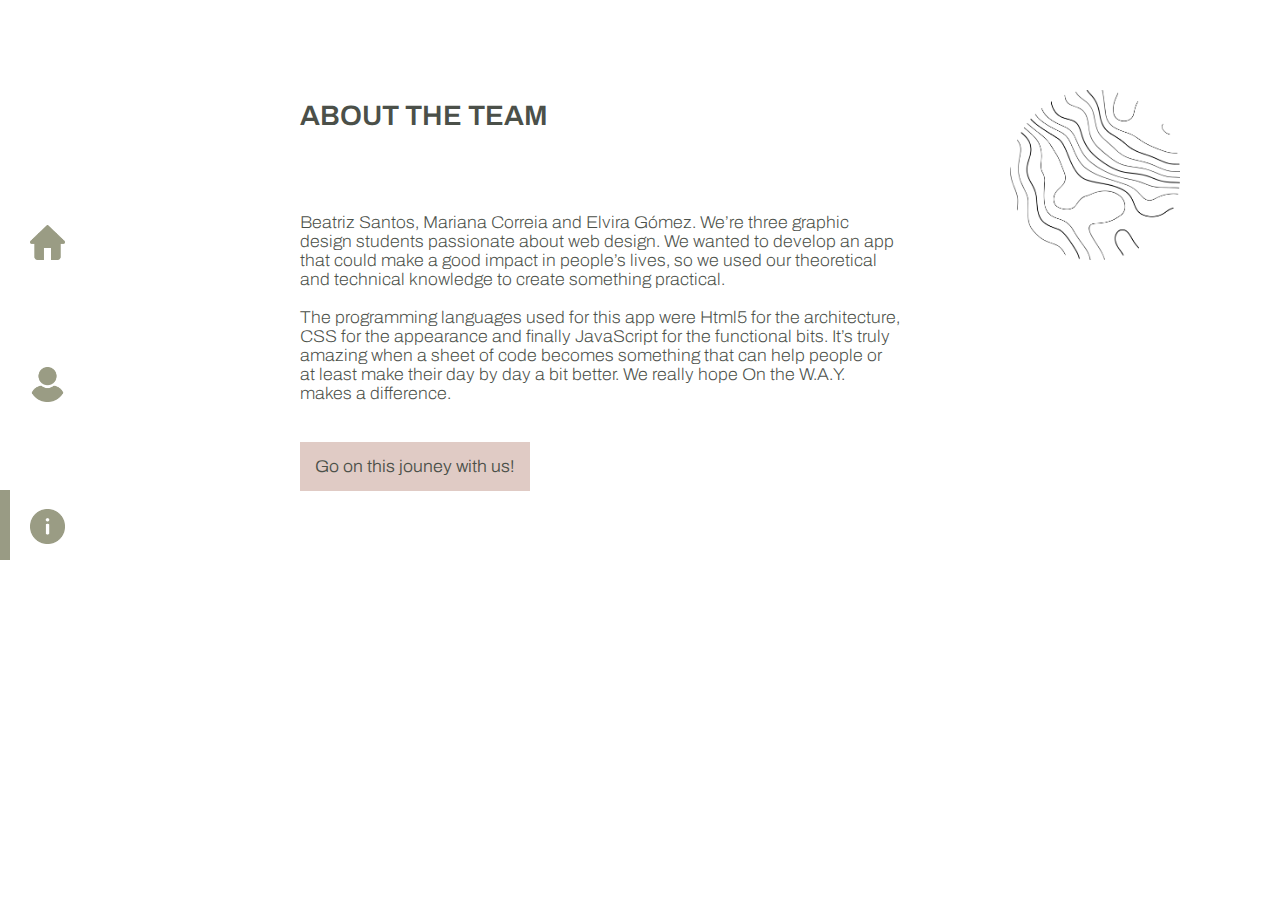
<file: about.html>
<!doctype html>
<html>

	<head>
		<meta charset="UTF-8">
		<meta http-equiv="X-UA-Compatible" content="IE=edge">
		<meta name="viewport" content="width=device-width, initial-scale=1.0">
		<title>About Us</title>
		<meta name="author" content=">Beatriz Santos, Mariana Correia e Elvira Gómez">
		<link rel="stylesheet" href="style2.css">
	</head>


<body>
	<!-- Barra de navegação para computador e tablet - lateral -->
	<aside>
		<nav id="sideBar">
			<ul>
				<li><a href="home.html"><img src="home.png" height="35" weight="35" alt="home"></a></li>
				<li><a href="perfil.html"><img src="user.png" height="35" weight="35" alt="user"></a></li>
				<li><a href="about.html"><img src="info.png" height="35" weight="35" alt="info"></a></li>
			</ul>
			<!-- Barra sublinhadora que mostra em que página o utilizador está -->
			<div class="selector_about"></div>
		</nav>
	</aside>

	<!-- Logo no canto superior direito -->
	<div class="logo">
		<img src="logos.png" width="200" height="200" alt="logo">
	</div>

	<main>
		<!-- Para não afetar o p5.js criamos um div para servir de "main" -->
		<div id="main">
			<!-- H1 - identificador de página -->
			<h1>ABOUT THE TEAM</h1>
			<br><br><br><br><br>
			<!-- Texto sobre o projeto -->
			<p id="sob">Beatriz Santos, Mariana Correia and Elvira Gómez. We’re three graphic design students passionate
				about web design. We wanted to develop an app that could make a good impact in people’s lives, so we
				used our theoretical and technical knowledge to create something practical.
				<br><br>
				The programming languages used for this app were Html5 for the architecture, CSS for the appearance and
				finally JavaScript for the functional bits. It’s truly amazing when a sheet of code becomes something
				that can help people or at least make their day by day a bit better. We really hope On the W.A.Y. makes
				a difference.
			</p>
			<br><br>
			<!-- botão que leva ao home -->
			<button onclick='window.location.href="home.html"'>Go on this jouney with us!</button>
		</div>
	</main>

	<!-- barra de navegação no telemóvel/dispositivos pequenos -->
	<nav id="mobilenav">
		<ul>
			<li><a href="home.html"><img class="icons" src="../home.png" alt="home"></a></li>
			<li><a href="perfil.html"><img class="icons" src="../user.png" alt="user"></a></li>
			<li><a href="about.html"><img class="icons" src="../info.png" alt="info"></a></li>
		</ul>
		<!-- Barra sublinhadora que mostra em que página o utilizador está -->
		<div id="bar_home">
			<div class="blank"></div>
			<div class="blank"></div>
			<div id="color"></div>
		</div>
	</nav>
	<!-- script -->
</body>

</html>
</file>
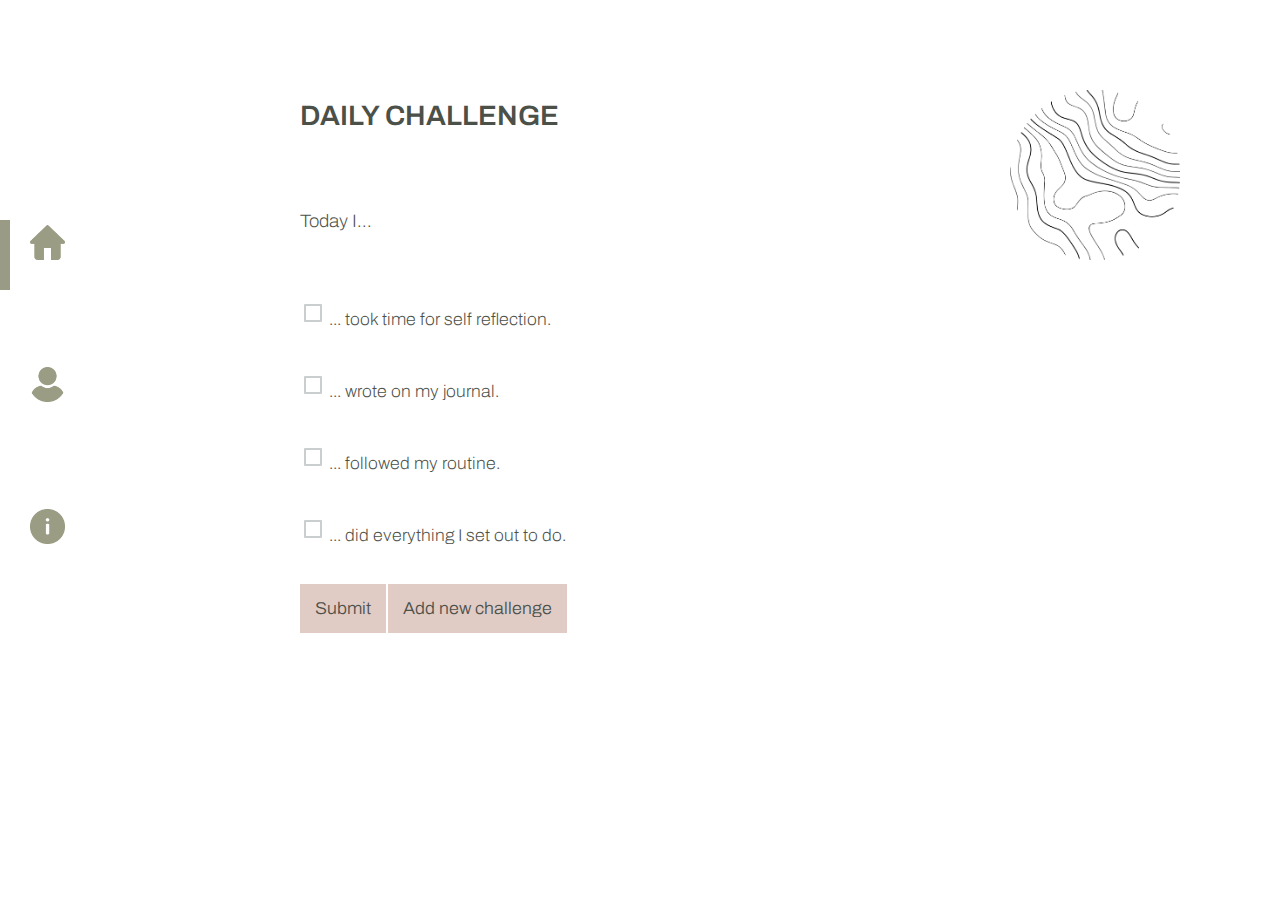
<file: challenges.html>
<!DOCTYPE html>
<html lang="en">

	<head>
		<meta charset="UTF-8">
		<meta http-equiv="X-UA-Compatible" content="IE=edge">
		<meta name="viewport" content="width=device-width, initial-scale=1.0">
		<title>Daily Challenge</title>
		<meta name="author" content=">Beatriz Santos, Mariana Correia e Elvira Gómez">
		<link rel="stylesheet" href="style2.css">
	</head>

<body>
	<!-- Barra de navegação para computador e tablet - lateral -->
	<aside>
		<nav id="sideBar">
			<ul>
				<li><a href="home.html"><img src="home.png" height="35" weight="35" alt="home"></a></li>
				<li><a href="perfil.html"><img src="user.png" height="35" weight="35" alt="user"></a></li>
				<li><a href="about.html"><img src="info.png" height="35" weight="35" alt="info"></a></li>
			</ul>
			<!-- Barra sublinhadora que mostra em que página o utilizador está -->
			<div class="selector_home"></div>
		</nav>
	</aside>

	<!-- Logo no canto superior direito -->
	<div class="logo">
		<img src="logos.png" width="200" height="200" alt="logo">
	</div>

	<main>
		<!-- Para não afetar o p5.js criamos um div para servir de "main" -->
		<div id="main">
			<!-- H1 - identificador de página -->
			<h1>DAILY CHALLENGE</h1>
			<br><br><br><br><br>
			<!-- Introdução aos challenges -->
			<h2 id="id">Today I...</h2>

			<!-- "Avisos" que aparcem ao submeter -->
			<!-- Não cumpriu os challenges -->
			<p id="tryagain">... wasn´t able to complete all of my daily challenges... I'll try again tomorrow!</p>
			<!-- Cumpriu os challenges -->
			<p id="cong">... completed all of my daily goals! As a reward a badge has been added to the profile!</p>
			<br>

			<!-- Lista de checkboxes para os challenges -->
			<div id="chall">
				<p><input type="checkbox" id="dc" name="dc" value="Daily challenge 1"> ... took time for self
					reflection.</p>
				<p><input type="checkbox" id="dc" name="dc" value="Daily challenge 2"> ... wrote on my journal.</p>
				<p><input type="checkbox" id="dc" name="dc" value="Daily challenge 3"> ... followed my routine.</p>
				<p><input type="checkbox" id="dc" name="dc" value="Daily challenge 3"> ... did everything I set out to
					do.</p>
			</div>

			<!-- badge para o "aviso" -->
			<div id="bgs"><img src="cd1.png" width="50" height="50" class="ball" alt="award"></div>
			<br><br>

			<!-- Para adicionar um novo challenge -->
			<div id="news">
				<p>What do you want your new challenge to be?</p>
				<input id="new" type="text">
				<!-- botão para adiconar ou voltar atrás -->
				<button id="add">Add</button>
				<button id="no">Go back</button>
			</div>

			<!-- Botões para fazer submit, mudar o challenge goal e adicionar um novo challenge -->
			<button id="submit">Submit</button>
			<button id="goal">Change my daily goal input</button>
			<button id="newS">Add new challenge</button>
		</div>
	</main>

	<!-- barra de navegação no telemóvel/dispositivos pequenos -->
	<nav id="mobilenav">
		<ul>
			<li><a href="home.html"><img class="icons" src="../home.png" alt="home"></a></li>
			<li><a href="perfil.html"><img class="icons" src="../user.png" alt="user"></a></li>
			<li><a href="about.html"><img class="icons" src="../info.png" alt="info"></a></li>
		</ul>
		<!-- Barra sublinhadora que mostra em que página o utilizador está -->
		<div id="bar_home">
			<div id="color"></div>
			<div class="blank"></div>
			<div class="blank"></div>
		</div>
	</nav>

	<!-- script -->
	<script src="https://ajax.googleapis.com/ajax/libs/jquery/3.4.1/jquery.min.js"></script>
	<script src="json.js"></script>
	<script src="script.js"></script>
</body>

</html>
</file>
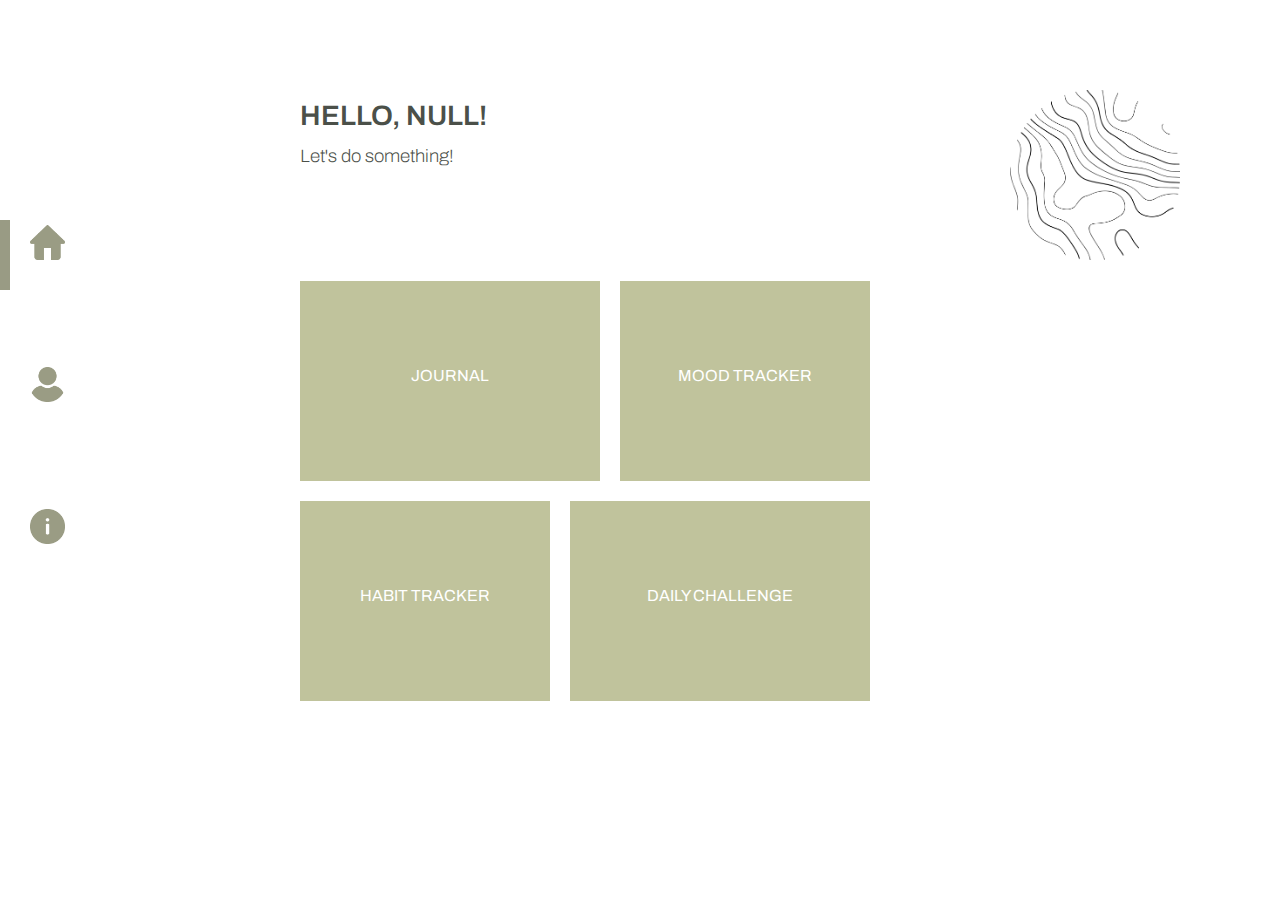
<file: home.html>
<!DOCTYPE html>
<html lang="en">

	<head>
		<meta charset="UTF-8">
		<meta http-equiv="X-UA-Compatible" content="IE=edge">
		<meta name="viewport" content="width=device-width, initial-scale=1.0">
		<title>Home</title>
		<meta name="author" content=">Beatriz Santos, Mariana Correia e Elvira Gómez">
		<link rel="stylesheet" href="style2.css">
	</head>

<body>
	<!-- Barra de navegação para computador e tablet - lateral -->
	<aside>
		<nav id="sideBar">
			<ul>
				<li><a href="home.html"><img src="home.png" height="35" weight="35" alt="home"></a></li>
				<li><a href="perfil.html"><img src="user.png" height="35" weight="35" alt="user"></a></li>
				<li><a href="about.html"><img src="info.png" height="35" weight="35" alt="info"></a></li>
			</ul>
			<!-- Barra sublinhadora que mostra em que página o utilizador está -->
			<div class="selector_home"></div>
		</nav>
	</aside>

	<!-- Logo no canto superior direito -->
	<div class="logo">
		<img src="logos.png" alt="logo">
	</div>

	<main>
		<!-- Para não afetar o p5.js criamos um div para servir de "main" -->
		<div id="main">

			<!-- H1 - identificador de página -->
			<h1 id="id">Hello!</h1>
			<h2>Let's do something!</h2>
		</div>

		<!-- opções no home para que página ir -->
		<div id="options">
			<div class="prompts"><a href="journal.html">
					<p>Journal</p>
				</a></div>
			<div class="moods"><a href="mood.html">
					<p>Mood Tracker</p>
				</a></div>
			<div class="habits"><a href="habit.html">
					<p>Habit Tracker</p>
				</a></div>
			<div class="challenges"><a href="challenges.html">
					<p>Daily Challenge</p>
				</a></div>
		</div>
	</main>

	<!-- barra de navegação no telemóvel/dispositivos pequenos -->
	<nav id="mobilenav">
		<ul>
			<li><a href="home.html"><img class="icons" src="../home.png" alt="home"></a></li>
			<li><a href="perfil.html"><img class="icons" src="../user.png" alt="user"></a></li>
			<li><a href="about.html"><img class="icons" src="../info.png" alt="info"></a></li>
		</ul>
		<!-- Barra sublinhadora que mostra em que página o utilizador está -->
		<div id="bar_home">
			<div id="color"></div>
			<div class="blank"></div>
			<div class="blank"></div>
		</div>
	</nav>

	<!-- script -->
	<script>
		var nom = localStorage.getItem("nome");
		document.querySelector("#id").innerHTML = "Hello, " + nom + "!";
	</script>
	<script src="https://ajax.googleapis.com/ajax/libs/jquery/3.4.1/jquery.min.js"></script>
	<script src="json.js"></script>
	<script src="script.js"></script>

</body>

</html>
</file>
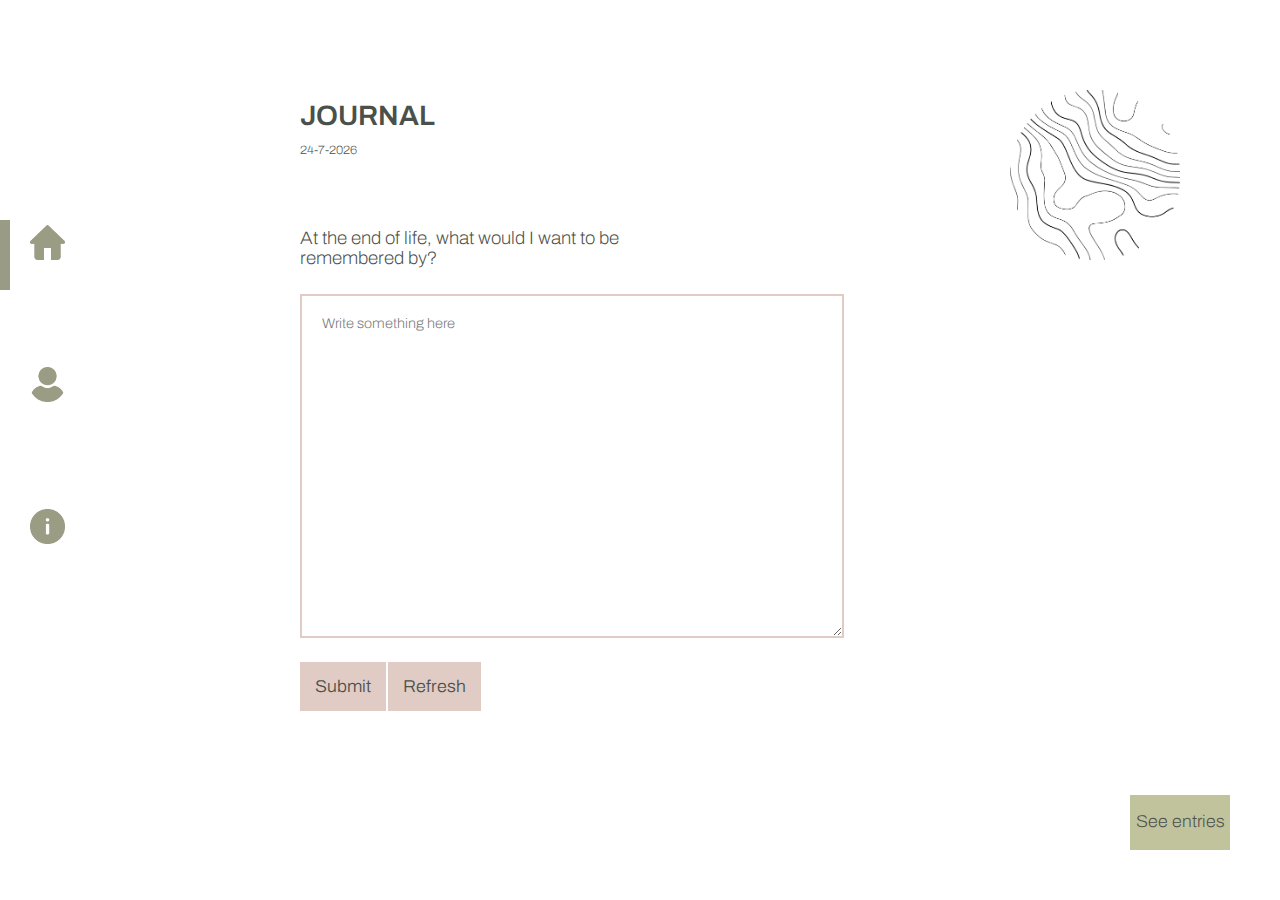
<file: journal.html>
<!DOCTYPE html>
<html lang="en">

  <head>
		<meta charset="UTF-8">
		<meta http-equiv="X-UA-Compatible" content="IE=edge">
		<meta name="viewport" content="width=device-width, initial-scale=1.0">
		<title>Journal</title>
		<meta name="author" content=">Beatriz Santos, Mariana Correia e Elvira Gómez">
		<link rel="stylesheet" href="style2.css">
	</head>

<body>
  <!-- Barra de navegação para computador e tablet - lateral -->
  <aside>
    <nav id="sideBar">
      <ul>
        <li><a href="home.html"><img src="home.png" height="35" weight="35" alt="home"></a></li>
        <li><a href="perfil.html"><img src="user.png" height="35" weight="35" alt="user"></a></li>
        <li><a href="about.html"><img src="info.png" height="35" weight="35" alt="info"></a></li>
      </ul>
      <!-- Barra sublinhadora que mostra em que página o utilizador está -->
      <div class="selector_home"></div>
    </nav>
  </aside>

  <!-- Logo no canto superior direito -->
  <div class="logo">
    <img src="logos.png" width="200" height="200" alt="logo">
  </div>
  <main>
    <!-- Para não afetar o p5.js criamos um div para servir de "main" -->
    <div id="main">
      <!-- H1 - identificador de página -->
      <h1>JOURNAL</h1>
      <!-- data - acrescentada no js -->
      <h3 class="data"></h3>

      <!-- Prompts -->
      <div id="popup">
        <div id="editor" class="window">
          <br><br><br><br>

          <!-- Writting Prompt -->
          <h2 class="writingprompt1"></h2><br>

          <!-- Escrever sobre a prompt -->
          <textarea class="journalentry" name="entry" id="entry" cols="30" rows="10"
            placeholder='Write something here'></textarea>
          <br><br><br>

          <!-- Botões para adicionar submeter ou receber uma nova prompt -->
          <div id="buttons">
            <button id="submitbtn" class="mainbutton" onclick="add_element_to_array();">Submit</button>
            <button id="refreshbutton" class="mainbutton">Refresh</button>
          </div>
        </div>

        <div id="mask"></div>
      </div>
    </div>

    <!-- Entradas já publicadas -->
    <div id="journalentries">
      <span class="close">&times;</span>
    </div>
    </div>
  </main>

  <div id="newentry">
    <p>See entries</p>
  </div>

  <!-- barra de navegação no telemóvel/dispositivos pequenos -->
  <nav id="mobilenav">
    <ul>
      <li><a href="home.html"><img class="icons" src="../home.png" alt="home"></a></li>
      <li><a href="perfil.html"><img class="icons" src="../user.png" alt="user"></a></li>
      <li><a href="about.html"><img class="icons" src="../info.png" alt="info"></a></li>
    </ul>
    <!-- Barra sublinhadora que mostra em que página o utilizador está -->
    <div id="bar_home">
      <div id="color"></div>
      <div class="blank"></div>
      <div class="blank"></div>
    </div>
  </nav>

  <!-- script -->
  <script src="https://ajax.googleapis.com/ajax/libs/jquery/3.4.1/jquery.min.js"></script>
  <script src="script.js"></script>
  <script src="json.js"></script>
</body>
</main>

</html>
</file>
<file: style2.css>
@import url('https://fonts.googleapis.com/css2?family=Archivo:wdth,wght@62,100;125,900&display=swap');


/*Definições gerais*/
body{
    font-family: 'Archivo', sans-serif;
    margin: 0;
    padding: 0;
    font-variation-settings: 'wght' 200, 'wdth' 105;
    color: rgb(75, 80, 73);
  }

	#main {
        margin-left: 300px;
        width: 400px;
        margin-top:100px;
        }
    
        h1 {
        z-index: -1;
        font-variation-settings: 'wght' 600, 'wdth' 100;
        text-transform: uppercase;
        font-size: 28px;
        margin-bottom: 10px;
        }
    
        h2 {
        font-size:18px;
        }
    
        .logo img {
        position: absolute;
        top: 90px;
        right: 100px;
        width: 170px;
        height: 170px;
        }
    
        a {
        text-decoration: none;
        }
    
        p,  button {
        font-size: 17px;
        }
    
        button{
            text-align: center;
            font-variation-settings: 'wght' 300, 'wdth' 105;
            padding: 15px;
            background-color: #e0cbc5;
            border: none;
            color: rgb(75, 80, 73);
            font-family: 'Archivo', sans serif;
            cursor: pointer;
        }

        .data{
          font-size: 12px;
        }

/*Index*/
#logo { 
    position: fixed;
    top: 50%;
    left: 50%;
    margin-top: -160px;
    margin-left: -100px;
    }
  
  #nome{
      position: fixed;
      font-size: 25px;
    left: 50%;
    margin-top: 50px;
    margin-left: -106px;
    letter-spacing: 1px;
    text-align: center;
    font-variation-settings: 'wght' 100, 'wdth' 105;

    }
  
  label{
   margin-bottom: 20px;
   font-size: 15px;
  }
  
  .login_field {
      padding: 5px;
      border: none;
    height: 20px;
    width: 250px;
    border-bottom: solid #e0cbc5 2pt;
  }
  
  .links {
    text-decoration: none;
    color: rgb(75, 80, 73);
    font-weight: bold;
  }
  
    #about, #logs, #signs{
      width: 500px;
      position: fixed;
      top: 50%;
      left: 50%;
    }
  
    #about{
        margin-top: -160px;
        margin-left: -230px;
    }

    #logs{
        margin-top: -160px;
        margin-left: -150px;
    }

  #signs{
      margin-top: -175px;
      margin-left: -150px;
  }

  .small{
      font-size: 13px;
  }

  #warnsign, #warn, #account{
    font-size: 13px;
  }

    #intro{
        background-color: white;
        width: 680px;
        height: 420px;
        position: fixed;
        top: 50%;
        left: 50%;
      margin-top: -250px;
      margin-left: -365px;
      padding: 40px;
    }
  
    #logo{
      opacity: 0;
  
      -webkit-transition: opacity 2s ease-in;
         -moz-transition: opacity 2s ease-in;
          -ms-transition: opacity 2s ease-in;
           -o-transition: opacity 2s ease-in;
              transition: opacity 2s ease-in;
  }
  
  #about, #logs, #signs, #intro {
      opacity: 0;
  
      -webkit-transition: opacity 1s ease-in;
         -moz-transition: opacity 1s ease-in;
          -ms-transition: opacity 1s ease-in;
           -o-transition: opacity 1s ease-in;
              transition: opacity 1s ease-in;
  }
  
  #logo load {
      opacity: 1;
  }
  
  #about load {
    opacity: 1;
  }


  /*Menu*/

/*menu mobile*/
  #mobilenav{
    display: none;
  }

  /*menu "normal"*/
	.selector_home {
    background: #999B84;
    width: 10px;
    height: 70px;
    position: absolute;
    top: 60px;
    left: 0;
    }
  
    .selector_profile {
    background: #999B84;
    width: 10px;
    height: 70px;
    position: absolute;
    top: 195px;
    left: 0;
    }
  
    .selector_about {
    background: #999B84;
    width: 10px;
    height: 70px;
    position: absolute;
    top: 330px;
    left: 0;
    }
  
    aside {
    position: fixed;
    margin-top:60px;
    margin-left: 0px;
    }
  
    ul li {
    list-style:none;
    margin-left: -10px;
    }
  
    ul li a {
    padding-bottom: 50px;
    padding-top: 55px;
    display:block;
    text-decoration: none;
    font-weight: 600;	
    }
  
    ul img{
      width: 35px;
      height: 35px;
    }



/*Home Page*/

	#options p {
    font-variation-settings: 'wght' 400, 'wdth' 100;
    text-transform: uppercase;
    text-align: center;
    padding: 70px 0;
    color: white;	
    font-size: 16px;
    }
  
    .prompts, .moods, .habits, .challenges {
    position: absolute;
    background: #C0C39C;
    }
  
      .prompts{
          margin-left:300px;
          margin-top: 100px;
          width: 300px;
          height:200px;
          }
  
    .moods {
    margin-left:620px;
    margin-top: 100px;
    width: 250px;
    height:200px;
    }
  
    .habits {
    margin-left:300px;
    margin-top: 320px;
    width: 250px;
    height:200px;
    }
  
    .challenges {
    margin-left:570px;
    margin-top: 320px;
    width: 300px;
    height:200px;
    }
  
    .challenges:hover, .moods:hover, .habits:hover, .prompts:hover{
        background: #a4a77f;
        transition: all .3s ease;
      }
  

/*Daily Challenge*/

#dc{
  margin-top: 30px;
	-webkit-appearance: none;
	background-color: white;
	border: 2px solid #cacece;
	padding: 7px;
	border-radius: 1px;
	position: relative;
}

#dc:checked{
	background-color: #C0C39C;
	border: 2px solid #a4a77f;
	color: #C0C39C;
}
  

/*Journal*/
		.journalentry{
      width: 500px;
      height: 300px;
      font-variation-settings: 'wght' 200, 'wdth' 105;
      color: rgb(75, 80, 73);
    border: solid #e0cbc5 2pt;
    padding:20px;
   
    }

#journalentries{
  display: none; 
  border: solid #e0cbc5 2pt;
  /* Hidden by default */
  position: fixed; /* Stay in place */
  z-index: 1; /* Sit on top */
  padding: 10px; /* Location of the box */
  left: 300px;
  top: 250px;
  width:50%; /* Full width */
  height: 60%; /* Full height */
  overflow: auto; /* Enable scroll if needed */
}

hr{
  border: solid #e0cbc5 1pt;
}
.post{
  padding: 20px;
}

.close {
  position: absolute;
  top: 15px;
  right: 35px;
  color: #e0cbc5;
  font-size: 40px;
  font-weight: bold;
  transition: 0.3s;
}

.close:hover,
.close:focus {
  color: rgb(75, 80, 73);
  text-decoration: none;
  cursor: pointer;
}

#entry{
  font-family: 'Archivo', sans serif;
  font-size: 14px;
}

#newentry {
  position: absolute;
  right: 50px;
  bottom: 50px;
  height: 55px;
  width: 100px;
  background-color: #C0C39C;
  text-align: center;
  font-size: 15px;
}


/*About Us*/

#sob{
  width: 150%;
}


/*HABIT E MOOD*/
#mood{
  margin-top: 60px;
}

#dc1, #dc2, #dc3, #dc4 {
	-webkit-appearance: none;
	background-color: white;
	border: 2px solid #cacece;
	padding: 7px;
	border-radius: 1px;
}

#dc1:checked{
	background-color: rgb(157, 167, 135);
	border: 2px solid rgb(128, 138, 106);
	color: rgb(157, 167, 135);
}

#dc2:checked{
	background-color: rgb(228, 218, 127);
	border: 2px solid rgb(201, 192, 111);
	color: rgb(228, 218, 127);
}

#dc3:checked{
	background-color: rgb(250, 219, 161);
	border: 2px solid rgb(216, 189, 138);
	color: rgb(250, 219, 161);
}

#dc4:checked{
	background-color: rgb(245, 209, 202);
	border: 2px solid rgb(218, 184, 177);
	color: rgb(245, 209, 202);
}

#sbmt{
  position: absolute; /* Stay in place */
left: 505px;
top: 720px;
}

#mood{
  position: absolute; /* Stay in place */
left: 800px;
top: 680px;
}

#am, #gr, #ok, #ng{
  width: 250px;
  height: 150px;
  margin-top: 220px;
  margin-left: -120px;
  border: none;
  cursor: pointer;
}

#ams, #grs, #oks, #ngs{
border-radius: 5%;
  width: 50px;
  height: 20px;
  margin-top: 520px;
}


#changeday{
  position: absolute;
  margin-left: 500px;
}

#notgreat, #ng, #xx, #ngs{
background-color: rgb(245, 209, 202);
}

#okay, #ok, #et, #oks{
background-color: rgb(250, 219, 161);
}

#great, #gr, #wk, #grs{
background-color: rgb(228, 218, 127);
}

#amazing, #am, #slp, #ams{
background-color: rgb(157, 167, 135);
}

form, #changedays, #feel{
position: absolute; /* Stay in place */
padding-left: 500px;
padding-top: 400px;
}

#Result{
display: grid;
grid-template-columns: auto auto;
}

#gráficos{
  position: absolute; /* Stay in place */
  padding-left: 530px;
  padding-top: 230px;
  font-size: 40px;
  display: grid;
  grid-template-columns: auto auto;
  opacity: 0;
  }
  
  #other{
  position: absolute;
  margin-top: 560PX;
  margin-left: 530px;
  }
  
  #slp,#xx,#wk,#et{
  padding: 60px;
  margin: 10px;
  }
  
  #changedays{
    top: 15px;
    left: 400px;
  }
  
  #feel{
    position: absolute;
    margin-top: 60px;
  }


/*Calendário*/
html {
font-size: 62.5%;
}

.container {
position: absolute; /* Stay in place */
margin-top: 50px;
color: black;
/*display: flex;*/
justify-content: center;
align-items: center;
}

.calendar {
width: 45rem;
height: 52rem;
}

.month {
color: rgb(75, 80, 73);
width: 410px;
height: 12rem;
display: flex;
padding: 17px;
justify-content:space-between;
align-items: center;
text-align: center;
}

.weekdays {
width: 100%;
height: 5rem;
display: flex;
align-items: center;
}

.weekdays div {
  font-variation-settings: 'wght' 300, 'wdth' 100;

  color: rgb(75, 80, 73);
font-size: 1.5rem;
font-weight: 400;
letter-spacing: 0.1rem;
width: calc(44.2rem / 7);
display: flex;
justify-content: center;
align-items: center;
}

.days {
width: 100%;
display: flex;
flex-wrap: wrap;
}

.days div {
font-variation-settings: 'wght' 300, 'wdth' 100;
color: rgb(75, 80, 73);
border-radius: 50%;
font-size: 1.4rem;
margin: 0.55rem;
width: 5rem;
height: 5rem;
display: flex;
justify-content: center;
align-items: center;
border: 0.1rem solid rgb(75, 80, 73);
transition: background-color 0.2s;
}

.days div:hover:not(.today) {
border: 0.1rem solid rgb(75, 80, 73);
cursor: pointer;
}

.prev-date,
.next-date {
opacity: 0.5;
}

/*Profile*/
#bdg{
  display: inline-grid;
  grid-template-columns: auto auto auto;
}

#savep, #gob{
  position: absolute;
}

#savep{
  margin-left: 100px;
}

#gob{
  margin-left: 180px;
}


/*Tablet*/
@media screen and (max-width: 1080px) {

  /*Definições Gerais*/
	.logo img{
		width: 120px;
		height: 120px;
    margin-top: -50px;
    margin-right: -50px;
	}

	#main{
		margin-left: 150px;
	}

  /*Index*/
.login_field {
  width: 250px;
}

  #about, #logs, #signs{
    width: 50%;
    left: 25%;
    margin-left: 0px;
  }

  #intro{
      width: 60%;
      left: 13%;
    margin-left: 0px;
  }

  /*Journal*/
  .journalentry{
    width: 400px;
    height: 300px;
    font-variation-settings: 'wght' 200, 'wdth' 105;
    color: rgb(75, 80, 73);
  border: solid #e0cbc5 2pt;
  padding:20px;
 
  }
  
	#options{
		display: flex;
		flex-direction: row;
		flex-wrap: wrap;
		width: 70%;
		max-width: 600px;
		margin-left: 150px;
		margin-top: 50px;
		margin-bottom: 50px;
		justify-content: left;
	}
	.prompts, .moods, .habits, .challenges{
		position: relative;
		width: 40%;
		max-width: 260px;
		height: 200px;
		margin: 0 20px 20px 0;
	}
	#sidebar{
		width: 30%;
		max-width: 200px;
	}
  
	#abouttext{
		max-width: 400px;
	}


/*About Us*/
#sob{
  width: 80%;
}


	/*Habit e Mood*/
  #gráficos{
    position: absolute; 
    padding-left: 360px;
    padding-top: 180px;
    font-size: 25px;
    grid-template-columns: auto;
    }
    
    #slp,#xx,#wk,#et{
      padding: 20px;
      margin: 10px;
      }

 #changeday{
  margin-left: 5px;
  margin-top: 20px;
}

#feel{
  margin-left: -500px;
  margin-top: 120px;
}

#mood{
margin-top: 60px;
margin-left: -645px;
}

#changedays{
  scale: 0.9;
margin-left: -740px;
margin-top: 290px;
display: inline-grid;
  grid-template-columns: auto auto auto auto;
}

#sbmt{
  margin-top: -260px;
  margin-left: 400px;
}

#am, #gr, #ok, #ng{
  width: 200px;
  height: 90px;
  margin-top: 290px;
  margin-left: -745px;
}


/*Calendário*/

.month {
  scale: 0.8;
  margin-left: -50px;
}

html {
  font-size: 50%;
  }
}


/*Telemóvel*/
@media screen and (max-width: 600px){

  /*Definições gerais*/
 body{
   overflow: hidden;
 }

#main{
	width: 90%;
	margin-left: 10%;
}

.logo img{
	width: 80px;
	height: 80px;
top: 80px;
right: 80px;
}


 /*Menu*/
.icons{
		width: 35px;
		height: 35px;
    margin-bottom: -35px;
	} 

#mobilenav{
	width: 100%;
	height: 110px;
	left: 0;
	bottom: 0;
	display: block;
  position: fixed;
}

#mobilenav ul{
	display: flex;
	flex-direction: row;
	justify-content: space-around;
	align-items: center;
	height: 100px;
	padding: 0;
	margin: 0;
}

#mobilenav li{
	padding: 0;
}

#mobilenav a{
	padding: 0;
}

aside{
	display: none;
}

#bar_home{
	width: 100%;
	height: 10px;
	display: flex;
	flex-direction: row;
	justify-content: space-around;
}

#color, .blank{
width: 45px;
height: 10px;
}

#color{
	background-color: #9a9c7d;
}


/*Habits e Mood*/
.prompts, .habits{
	margin-left: 25px;
}

.prompts, .moods, .habits, .challenges{
height: 200px;
top: 70px;
}

#options{
	margin: 0;
	width: 100%;
	justify-content: center;
}

#options p{
	font-size: 14px;
	padding: 75px 0;
}

#feel{
  top: 100px;
  }

#am, #gr, #ok, #ng{
  width: 305px;
  height: 50px;
  margin-top: 150px;
  margin-left: 50px;
}

#mood{
 left: 12%;
 top: 70%;
  }

.month {
scale: 0.7;
margin-left: -70px;
}

html {
font-size: 45%;
}

.container {
margin-top: 20px;
left:  10%;
}

#gráficos{
      padding-left: 5px;
  padding-top: 480px;
  font-size: 20px;
  grid-template-columns: auto auto auto auto;
  }
  
  #slp,#xx,#wk,#et{
    padding: 15px;
    margin: 7px;
    }

#changedays{
scale: 0.8;
top:-50px;
left:300px;
}

#sbmt{
margin-top: -180px;
margin-left: 0px;
}

#mood{
  margin-top: 100px;
      margin-left: 0px;
      }
  
      #ams, #grs, #oks, #ngs{
        scale: 0.6;
        margin-top: 450px;
        margin-left: -10px;
       }
  
       #changeday{
        margin-left: 10px;
       }


/*Journal*/
.journalentry{
  width: 77%;
  height: 300px;
  font-variation-settings: 'wght' 200, 'wdth' 105;
  color: rgb(75, 80, 73);
border: solid #e0cbc5 2pt;
padding:20px;

}

#journalentries{
left: 30px;
width:80%; /* Full width */
height: 40%; /* Full height */
overflow: auto; /* Enable scroll if needed */
}

hr{
border: solid #e0cbc5 1pt;
}

.close {
position: absolute;
top: 15px;
right: 35px;
color: #e0cbc5;
font-size: 40px;
font-weight: bold;
transition: 0.3s;
}

#newentry {
position: absolute;
right: 50px;
bottom: 120px;
height: 50px;
width: 100px;
background-color: #C0C39C;
text-align: center;
font-size: 15px;
}

.writingprompt1{
width: 90%;
}


/*Index*/
.login_field {
  width: 250px;
}

  #about, #logs, #signs{
    width: 50%;
    left: 20%;
    margin-left: 0px;
  }

  #intro{
      width: 60%;
      left: 10%;
    margin-left: 0px;
  }


/*Diminuir altura*/
@media screen and (max-height: 800px){

  /*Definições gerais*/
	#main{
  position: absolute;
  top: -65px;
  }

  /*Habit e Mood*/
  .container{
    scale: 0.95;
    margin-left: -40px;
    margin-top: -20px;
  }

  .weekdays{
    margin-top: -20px;
  }

#am, #gr, #ok, #ng{
  height: 60px;
  margin-top: -30px;
  margin-left: 0px;
}

  .prompts, .moods, .habits, .challenges{
		height: 180px;
    top: 165px;
	}

  #entry{
    height: 200px;
  }

  #dc{
    margin-top: 10px;
  }

  #id{
    margin-top: -15px;
  }

    #ams, #grs, #oks, #ngs{
      margin-top: 390px;
      margin-left: -20px;
     }

     #changeday{
       margin-left: 20px;
     }

  #mood{
    margin-top: 470px;
    margin-left: -40px;
    }

    #gráficos{
      margin-top: -80px;
   }

   #feel{
    top: -60px;
    }

  #am, #gr, #ok, #ng{
    margin-top: 80px;
  }

  #changedays{
    top:-220px;
    left: 260px;
  }
  
  #sbmt{
    margin-top: -190px;
  }


  /*Profile*/
#perfil, #logout, #change{
  scale: 0.8;
  margin-left: -20px;
}

#inf{
  margin-top: -20px;
}

#logout, #change{
  position: absolute;
  margin-top: -50px;
}

#logout{
  margin-left: -6px;
}

#change{
  margin-left: 76px;
}

#savep, #gob{
  position: absolute;
  scale: 0.8;
  margin-top: -50px;
}

#savep{
  margin-left: 90px;
}

#gob{
 margin-left: 170px;
}
}


/*Diminuir mais o ecrâ*/
@media screen and (max-height: 670px){

/*Habit e Mood*/
  .prompts, .moods, .habits, .challenges{
		height: 120px;
	}

  #gráficos{
   margin-top: -120px;
}

  #entry{
    height: 100px;
  }

  #dc{
    margin-top: -10px;
  }

  #id{
    margin-top: -20px;
  }

  .container{
    scale: 0.85;
    margin-left: -40px;
    margin-top: -10px;
  }

  .weekdays{
    margin-top: -30px;
  }

#am, #gr, #ok, #ng{
  position: absolute;
  height: 40px;
  width: 265px;
  margin-top: -80px;
  margin-left: 25px;
  font-size: 15px;
}

#changedays{
  top:-250px;
  left: 260px;
}

#sbmt{
  margin-top: -190px;
}

  #feel{
    top: -100px;
    }

  #ams, #grs, #oks, #ngs{
    margin-top: 340px;
   }
   #changeday{
    margin-left: 37px;
  }

#mood{
  margin-top: 420px;
  margin-left: -20px;
  font-size: 15px;
  height: 40px;
  }

  #am, #gr, #ok, #ng{
    margin-top: 80px;
  }


   /*Profile*/

#perfil, #logout, #change{
  scale: 0.6;
  margin-left: -40px;
}

#inf{
  margin-top: -35px;
}

#logout, #change{
  margin-top: -70px;
}

#savep, #gob{
  scale: 0.6;
  margin-top: -70px;
}

#logout{
  margin-left: -16px;
}

#change{
  margin-left: 56px;
}

#aboutme{
  scale: 0.8;
  margin-left: -43px;
  margin-top: -20px;
}

}
}


/*Mais pequeno*/
@media screen and (max-width: 350px){
	.prompts, .moods, .habits, .challenges{
		width: 38%;
		height: 120px;
	}
	#options p{
		padding: 35px 0;
		font-size: 12px;
	}
}
</file>
